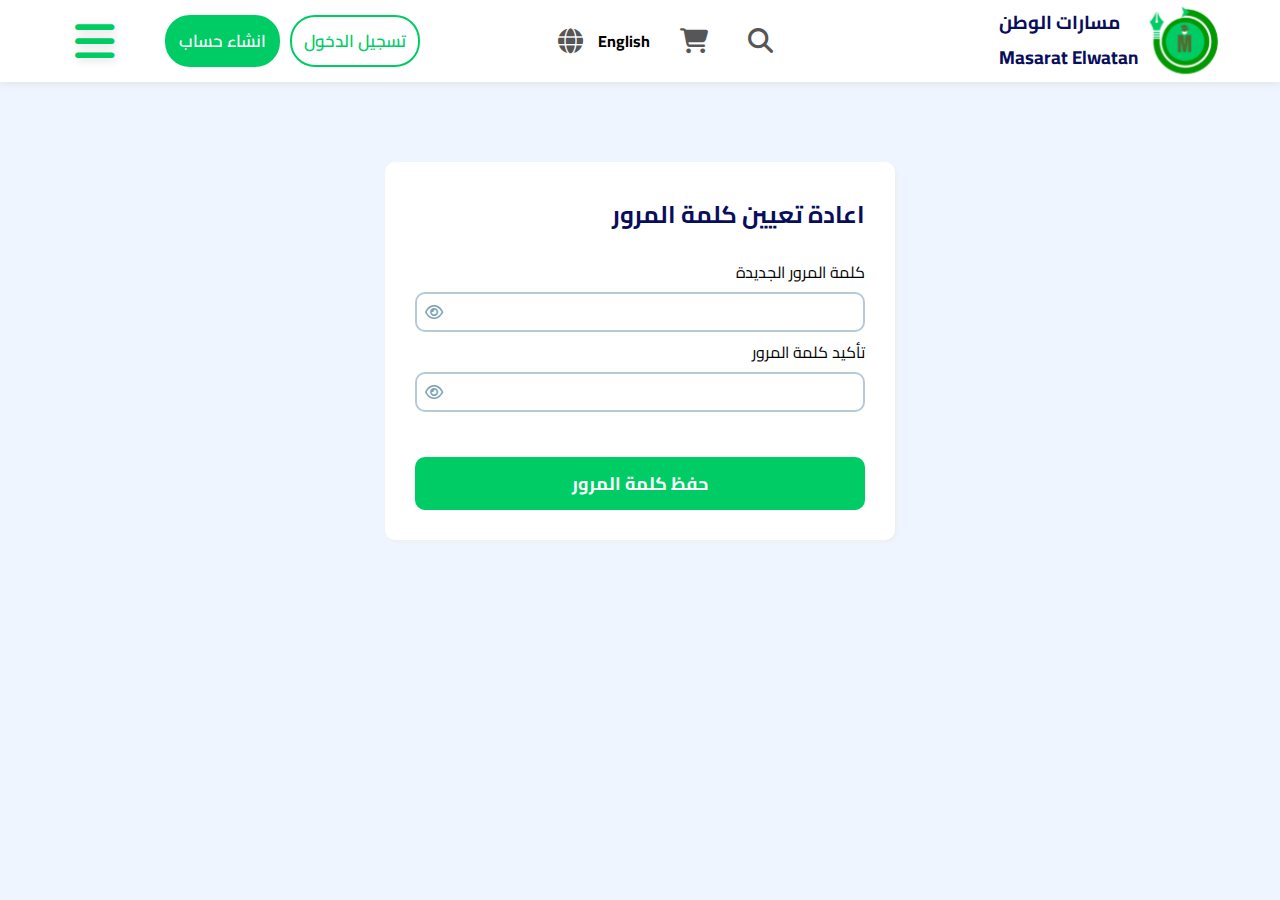
<file: changepassword.html>
<!DOCTYPE html>
<html lang="en">
<head>
    <meta charset="UTF-8">
    <meta name="viewport" content="width=device-width, initial-scale=1.0">
    <link rel="stylesheet" href="https://cdnjs.cloudflare.com/ajax/libs/font-awesome/6.5.1/css/all.min.css">
    <link rel="preconnect" href="https://fonts.googleapis.com">
    <link rel="preconnect" href="https://fonts.gstatic.com" crossorigin>
    <link href="https://fonts.googleapis.com/css2?family=Cairo:wght@400;500;600;700;800;900;1000&display=swap" rel="stylesheet">
    <link rel="stylesheet" href="css/slick-theme.css">
    <link rel="stylesheet" href="css/slick.css">
    <link rel="stylesheet" href="css/style.css">
    <title>مسارات الوطن</title>
</head>
<body class="login-body">
    <div class="section-container"> <!-- Sections Container -->
        <div class="section-1"> <!-- Section One -->
            <div class="header"> <!-- Header -->
                <div class="logo"> <!-- Logo -->
                    <img src="Images/Logo.svg" alt="#">
                    <div class="logo-title"> <!-- Logo Title -->
                        <h3>مسارات الوطن</h3>
                        <h3>Masarat Elwatan</h3>
                    </div>
                </div>
                <div class="menu-box" id="menu-box"> <!-- Menu Icon -->
                    <i class="fa-solid fa-bars"></i>
                </div>
                <div class="navbar"> <!-- Navbar -->
                    <ul>
                        <li>
                            <a href="#">الدورات</a>
                        </li>
                        <li>
                            <a href="#">عن مسارات</a>
                        </li>
                        <li>
                            <a href="#">المقالات</a>
                        </li>
                        <li>
                            <a href="#">الأسئلة الشائعة</a>
                        </li>
                        <li>
                            <a href="#">الرحلات التعليمية</a>
                        </li>
                    </ul>
                </div>
                <div class="header-icons"> <!-- Header Icons -->
                    <i class="fa-solid fa-magnifying-glass"></i>
                    <i class="fa-solid fa-cart-shopping"></i>
                    <span><i class="fa-solid fa-globe"></i><h6>English</h6></span>
                </div>
                <div class="header-buttons">
                    <a href="login.html" class="header-button-1">تسجيل الدخول</a>
                    <a href="signin.html" class="header-button-2">انشاء حساب</a>
                </div>
                <div class="header-icons-2">
                    <a href="login.html">
                        <i class="fa-regular fa-user"></i>
                    </a>
                    <a href="signin.html">
                        <i class="fa-solid fa-user-plus"></i>  
                    </a>
                </div>
            </div> <!-- End Header -->
            <div class="section-1-container-confirm"> <!-- Section One Container -->
                <div class="password-box">
                    <h2>اعادة تعيين كلمة المرور</h2>
                    <div class="pass-box">
                        <i class="fa-regular fa-eye" id="first-i"></i>
                        <span>كلمة المرور الجديدة</span>
                        <input type="password">
                        <i class="fa-regular fa-eye" id="second-i"></i>
                        <span>تأكيد كلمة المرور</span>
                        <input type="password" id="confirmm-pass">
                        <button type="submit" id="submit2">حفظ كلمة المرور</button>
                    </div>
                </div>
            </div>
        </div>
    </div>
    <script src="https://ajax.googleapis.com/ajax/libs/jquery/3.6.3/jquery.min.js"></script>
    <script src="js/slick.min.js"></script>
    <script src="js/main.js"></script>
</body>
</html>
</file>
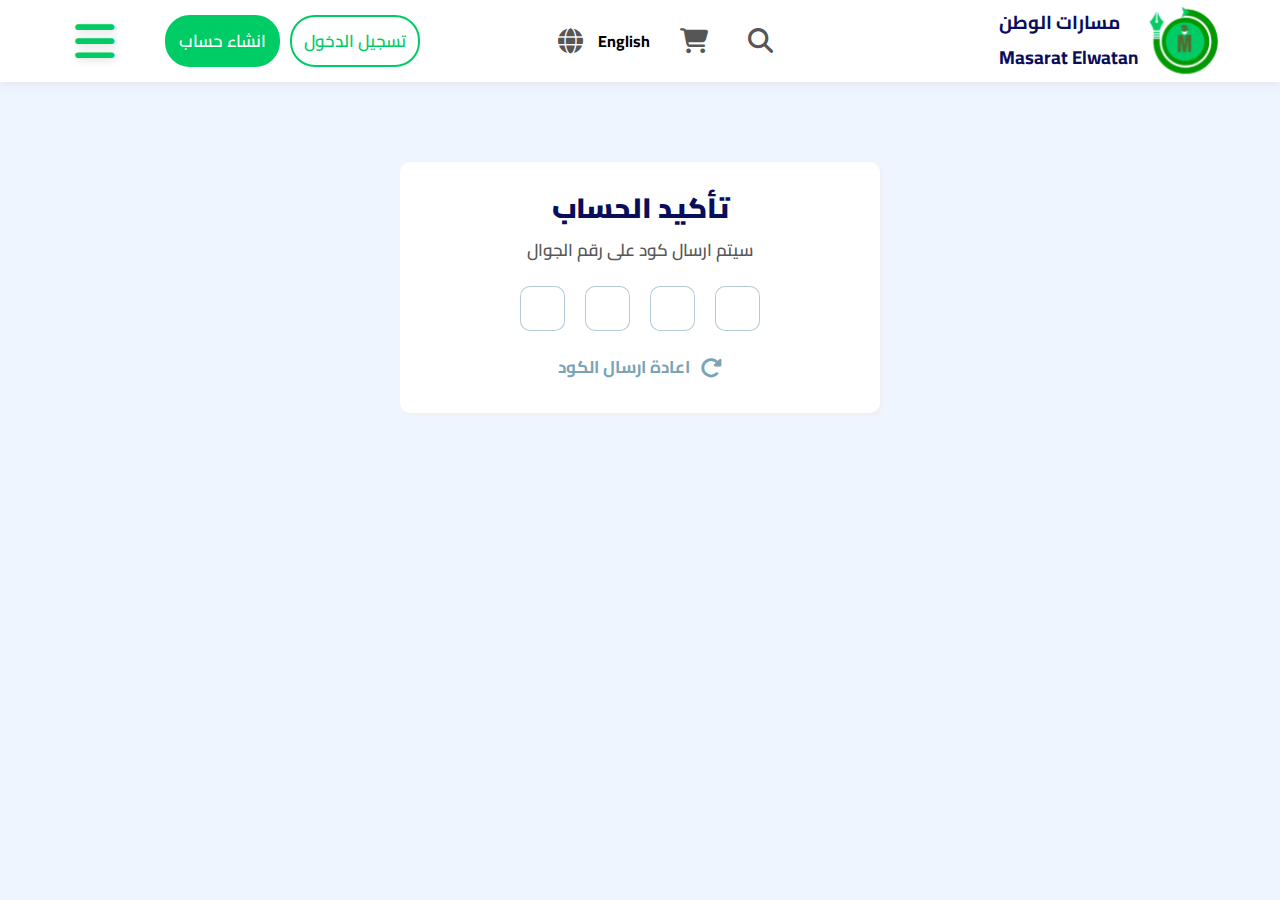
<file: confirm.html>
<!DOCTYPE html>
<html lang="en">
<head>
    <meta charset="UTF-8">
    <meta name="viewport" content="width=device-width, initial-scale=1.0">
    <link rel="stylesheet" href="https://cdnjs.cloudflare.com/ajax/libs/font-awesome/6.5.1/css/all.min.css">
    <link rel="preconnect" href="https://fonts.googleapis.com">
    <link rel="preconnect" href="https://fonts.gstatic.com" crossorigin>
    <link href="https://fonts.googleapis.com/css2?family=Cairo:wght@400;500;600;700;800;900;1000&display=swap" rel="stylesheet">
    <link rel="stylesheet" href="css/slick-theme.css">
    <link rel="stylesheet" href="css/slick.css">
    <link rel="stylesheet" href="css/style.css">
    <title>مسارات الوطن</title>
</head>
<body class="login-body">
    <div class="section-container"> <!-- Sections Container -->
        <div class="section-1"> <!-- Section One -->
            <div class="header"> <!-- Header -->
                <div class="logo"> <!-- Logo -->
                    <img src="Images/Logo.svg" alt="#">
                    <div class="logo-title"> <!-- Logo Title -->
                        <h3>مسارات الوطن</h3>
                        <h3>Masarat Elwatan</h3>
                    </div>
                </div>
                <div class="menu-box" id="menu-box"> <!-- Menu Icon -->
                    <i class="fa-solid fa-bars"></i>
                </div>
                <div class="navbar"> <!-- Navbar -->
                    <ul>
                        <li>
                            <a href="#">الدورات</a>
                        </li>
                        <li>
                            <a href="#">عن مسارات</a>
                        </li>
                        <li>
                            <a href="#">المقالات</a>
                        </li>
                        <li>
                            <a href="#">الأسئلة الشائعة</a>
                        </li>
                        <li>
                            <a href="#">الرحلات التعليمية</a>
                        </li>
                    </ul>
                </div>
                <div class="header-icons"> <!-- Header Icons -->
                    <i class="fa-solid fa-magnifying-glass"></i>
                    <i class="fa-solid fa-cart-shopping"></i>
                    <span><i class="fa-solid fa-globe"></i><h6>English</h6></span>
                </div>
                <div class="header-buttons">
                    <a href="login.html" class="header-button-1">تسجيل الدخول</a>
                    <a href="signin.html" class="header-button-2">انشاء حساب</a>
                </div>
                <div class="header-icons-2">
                    <a href="login.html">
                        <i class="fa-regular fa-user"></i>
                    </a>
                    <a href="signin.html">
                        <i class="fa-solid fa-user-plus"></i>  
                    </a>
                </div>
            </div> <!-- End Header -->
            <div class="section-1-container-confirm"> <!-- Section One Container -->
                <div class="confirm-section">
                    <div class="confirm-text">
                        <h2>تأكيد الحساب</h2>
                        <p>سيتم ارسال كود على رقم الجوال</p>
                    </div>
                    <div class="confirm-inputs">
                        <input type="number" >
                        <input type="number" >
                        <input type="number" >
                        <input type="number" >
                    </div>
                    <div class="confirm-resend">
                        <a href="changepassword.html">
                            <span>اعادة ارسال الكود</span>
                        </a>
                        <i class="fa-solid fa-rotate-right"></i>
                    </div>
                </div>
            </div>
        </div>
    </div>
    <script src="https://ajax.googleapis.com/ajax/libs/jquery/3.6.3/jquery.min.js"></script>
    <script src="js/slick.min.js"></script>
    <script src="js/main.js"></script>
</body>
</html>
</file>
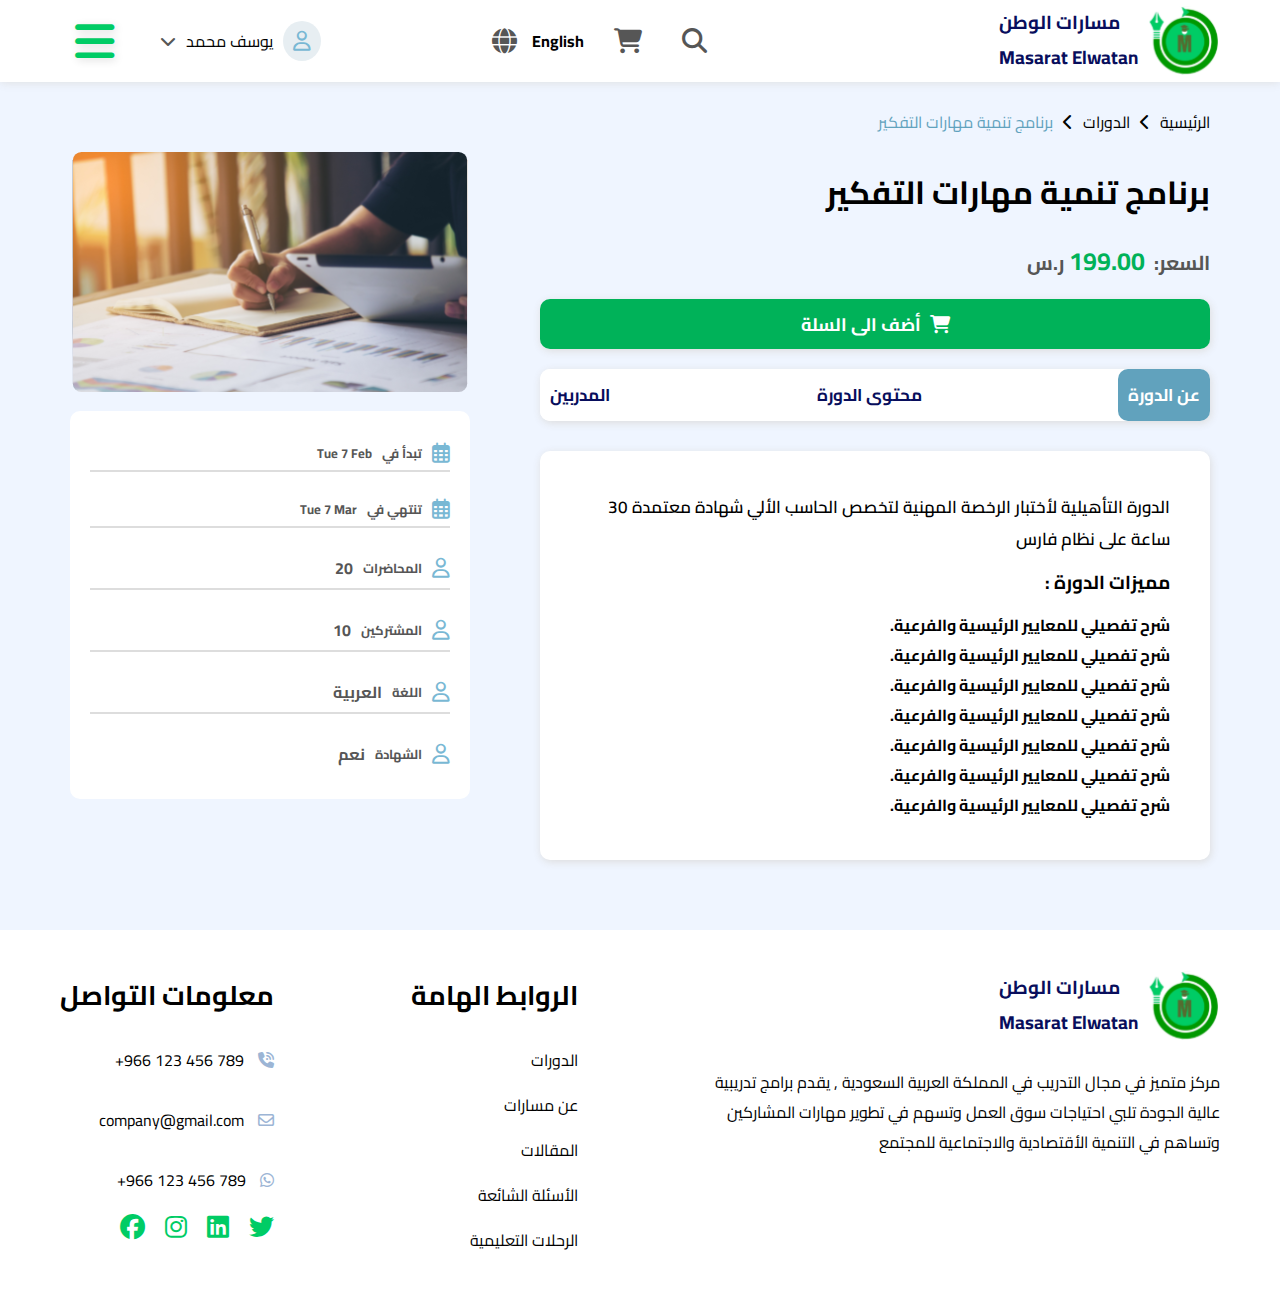
<file: coursecontent.html>
<!DOCTYPE html>
<html lang="en">
<head>
    <meta charset="UTF-8">
    <meta name="viewport" content="width=device-width, initial-scale=1.0">
    <link rel="stylesheet" href="https://cdnjs.cloudflare.com/ajax/libs/font-awesome/6.5.1/css/all.min.css">
    <link rel="preconnect" href="https://fonts.googleapis.com">
    <link rel="preconnect" href="https://fonts.gstatic.com" crossorigin>
    <link href="https://fonts.googleapis.com/css2?family=Cairo:wght@400;500;600;700;800;900;1000&display=swap" rel="stylesheet">
    <link rel="stylesheet" href="css/slick-theme.css">
    <link rel="stylesheet" href="css/slick.css">
    <link rel="stylesheet" href="css/style.css">
    <title>مسارات الوطن</title>
</head>
<body>
    <div class="section-container"> <!-- Sections Container -->
        <div class="section-1"> <!-- Section One -->
            <div class="header"> <!-- Header -->
                <div class="logo"> <!-- Logo -->
                    <img src="Images/Logo.svg" alt="#">
                    <div class="logo-title"> <!-- Logo Title -->
                        <h3>مسارات الوطن</h3>
                        <h3>Masarat Elwatan</h3>
                    </div>
                </div>
                <div class="menu-box" id="menu-box"> <!-- Menu Icon -->
                    <i class="fa-solid fa-bars"></i>
                </div>
                <div class="navbar profileeee"> <!-- Navbar -->
                    <ul>
                        <li>
                            <a href="#">الدورات</a>
                        </li>
                        <li>
                            <a href="#">عن مسارات</a>
                        </li>
                        <li>
                            <a href="#">المقالات</a>
                        </li>
                        <li>
                            <a href="#">الأسئلة الشائعة</a>
                        </li>
                        <li>
                            <a href="#">الرحلات التعليمية</a>
                        </li>
                    </ul>
                </div>
                <div class="header-icons"> <!-- Header Icons -->
                    <i class="fa-solid fa-magnifying-glass"></i>
                    <i class="fa-solid fa-cart-shopping"></i>
                    <span><i class="fa-solid fa-globe"></i><h6>English</h6></span>
                </div> 
                <div class="my-main-profile">
                    <i class="fa-regular fa-user main-user"></i>
                    <span>يوسف محمد</span>
                    <i class="fa-solid fa-chevron-down down-arrow"></i>
                </div>
            </div> <!-- End Header -->
            <div class="section-one-con">
                <div class="course-image">
                    <img src="Images/الدورات.svg" alt="">
                    <div class="course-details">
                        <div class="course-detail">
                            <i class="fa-regular fa-calendar-days"></i>
                            <h6 class="reverse">تبدأ في <span>Tue 7 Feb</span></h6>
                        </div>
                        <div class="course-detail">
                            <i class="fa-regular fa-calendar-days"></i>
                            <h6 class="reverse">تنتهي في <span>Tue 7 Mar</span></h6>
                        </div>
                        <div class="course-detail">
                            <i class="fa-regular fa-user"></i>
                            <h6>20<span>المحاضرات </span></h6>
                        </div>
                        <div class="course-detail">
                            <i class="fa-regular fa-user"></i>
                            <h6>10<span>المشتركين</span></h6>
                        </div>
                        <div class="course-detail">
                            <i class="fa-regular fa-user"></i>
                            <h6>العربية<span>اللغة</span></h6>
                        </div>
                        <div class="course-detail">
                            <i class="fa-regular fa-user"></i>
                            <h6>نعم<span>الشهادة</span></h6>
                        </div>
                    </div>
                </div>
                <div class="courses">
                    <div class="course-location">
                        <span>الرئيسية</span>
                        <i class="fa-solid fa-chevron-left" id="remv"></i>
                        <span id="remv">الدورات</span>
                        <i class="fa-solid fa-chevron-left"></i>
                        <span id="course-name">برنامج تنمية مهارات التفكير</span>
                    </div>
                    <div class="courseDetails">
                        <div class="course-titlee">
                            <h1>برنامج تنمية مهارات التفكير</h1>
                        </div>
                        <div class="course-money">
                            <h4>السعر: <span>199.00</span>ر.س</h4>
                        </div>
                        <div class="course-cart">
                            <button type="button">
                                أضف الى السلة
                                <i class="fa-solid fa-cart-shopping"></i>
                            </button>
                        </div>
                        <div class="courses-info">
                            <div class="course-info">
                                <div class="course-buttons">
                                    <button type="button" class="active_button" data-cont=".about-course">عن الدورة</button>
                                    <button type="button" data-cont=".content-course">محتوى الدورة</button>
                                    <button type="button" data-cont=".team-manager">المدربين</button>
                                </div>
                            </div>
                            <div class="course-desription">
                                <div class="course-description1 about-course">
                                    <p>الدورة التأهيلية لأختبار الرخصة المهنية لتخصص الحاسب الألي شهادة معتمدة 30 ساعة على نظام فارس</p>
                                    <h3>: مميزات الدورة</h3>
                                    <h4>.شرح تفصيلي للمعايير الرئيسية والفرعية</h4>
                                    <h4>.شرح تفصيلي للمعايير الرئيسية والفرعية</h4>
                                    <h4>.شرح تفصيلي للمعايير الرئيسية والفرعية</h4>
                                    <h4>.شرح تفصيلي للمعايير الرئيسية والفرعية</h4>
                                    <h4>.شرح تفصيلي للمعايير الرئيسية والفرعية</h4>
                                    <h4>.شرح تفصيلي للمعايير الرئيسية والفرعية</h4>
                                    <h4>.شرح تفصيلي للمعايير الرئيسية والفرعية</h4>
                                </div>
                                <div class="course-description2 content-course">
                                </div>
                                <div class="course-description3 team-manager">
                                    <div class="teams">
                                       <div class="team">
                                        <span>أحمد الرفاعي</span>
                                        <img src="Images/Person.svg" alt="">
                                       </div>
                                       <p>هنالك العديد من الأنواع المتوفرة لنصوص لوريم إيبسوم، ولكن الغالبية تم تعديلها بشكل ما عبر إدخال بعض النوادر أو الكلمات العشوائية إلى النص</p>
                                    </div>
                                </div>
                            </div>
                        </div>
                    </div>
                </div>
            </div>
        </div>
        <div class="footer"> <!-- Footer -->
            <div class="footer-container">
                <div class="footer-box">
                    <div class="logo"> <!-- Logo -->
                        <img src="Images/Logo.svg" alt="#"> <!-- Logo Image -->
                        <div class="logo-title two"> <!-- Logo Title -->
                            <h3>مسارات الوطن</h3>
                            <h3>Masarat Elwatan</h3>
                        </div>
                    </div>
                    <div class="footer-bio">
                        <p>مركز متميز في مجال التدريب في المملكة العربية السعودية , يقدم برامج تدريبية <br> عالية الجودة تلبي احتياجات سوق العمل وتسهم في تطوير مهارات المشاركين <br> وتساهم في التنمية الأقتصادية والاجتماعية للمجتمع</p>
                    </div>
                </div>
                <div class="footer-box two">
                    <div class="footer-title">
                        <h3>الروابط الهامة</h3>
                    </div>
                    <div class="footer-nav">
                        <div class="all">
                            <span>الدورات</span>
                            <span>عن مسارات</span>
                            <span>المقالات</span>
                            <span>الأسئلة الشائعة</span>
                            <span>الرحلات التعليمية</span>
                        </div>
                    </div>
                </div>
                <div class="footer-box">
                    <div class="footer-title">
                        <h3>معلومات التواصل</h3>
                    </div>
                    <div class="footer-social">
                        <div class="footer-social-icons">
                            <div class="social">
                                <span>+966 123 456 789 <i class="fa-solid fa-phone-volume"></i></span>
                            </div>
                            <div class="social">
                                <span>company@gmail.com <i class="fa-regular fa-envelope"></i></span>
                            </div>
                            <div class="social">
                                <span>+966 123 456 789 <i class="fa-brands fa-whatsapp"></i></span>
                            </div>
                        </div>
                        <div class="social-icons">
                            <i class="fa-brands fa-facebook"></i>
                            <i class="fa-brands fa-instagram"></i>
                            <i class="fa-brands fa-linkedin"></i>
                            <i class="fa-brands fa-twitter"></i>
                        </div>
                    </div>
                </div>
            </div>
        </div>
    </div>
    <script src="https://ajax.googleapis.com/ajax/libs/jquery/3.6.3/jquery.min.js"></script>
    <script src="js/slick.min.js"></script>
    <script src="js/main.js"></script>
</body>
</html>
</file>
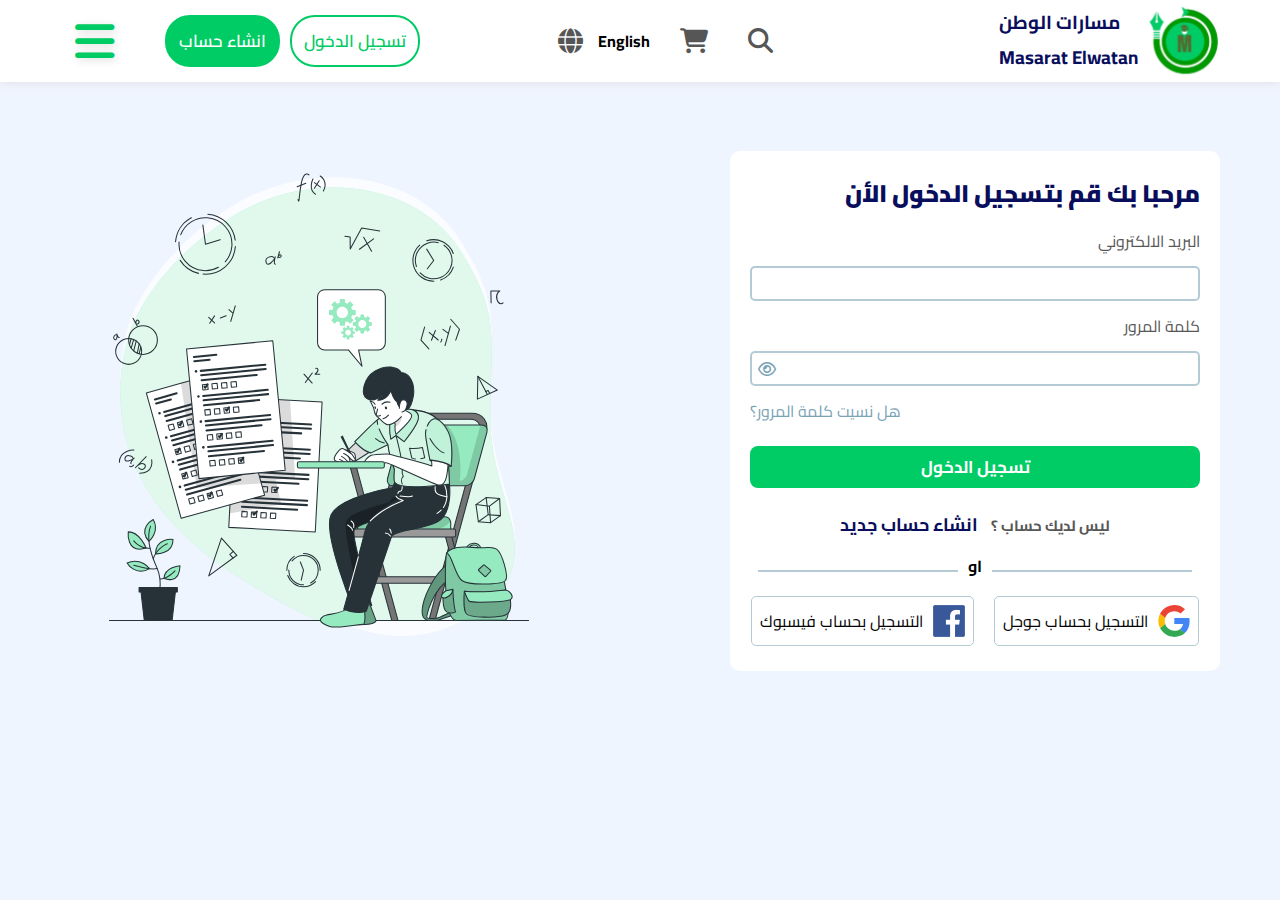
<file: login.html>
<!DOCTYPE html>
<html lang="en">
<head>
    <meta charset="UTF-8">
    <meta name="viewport" content="width=device-width, initial-scale=1.0">
    <link rel="stylesheet" href="https://cdnjs.cloudflare.com/ajax/libs/font-awesome/6.5.1/css/all.min.css">
    <link rel="preconnect" href="https://fonts.googleapis.com">
    <link rel="preconnect" href="https://fonts.gstatic.com" crossorigin>
    <link href="https://fonts.googleapis.com/css2?family=Cairo:wght@400;500;600;700;800;900;1000&display=swap" rel="stylesheet">
    <link rel="stylesheet" href="css/slick-theme.css">
    <link rel="stylesheet" href="css/slick.css">
    <link rel="stylesheet" href="css/style.css">
    <title>مسارات الوطن</title>
</head>
<body class="login-body">
    <div class="section-container"> <!-- Sections Container -->
        <div class="section-1"> <!-- Section One -->
            <div class="header"> <!-- Header -->
                <div class="logo"> <!-- Logo -->
                    <img src="Images/Logo.svg" alt="#">
                    <div class="logo-title"> <!-- Logo Title -->
                        <h3>مسارات الوطن</h3>
                        <h3>Masarat Elwatan</h3>
                    </div>
                </div>
                <div class="menu-box" id="menu-box"> <!-- Menu Icon -->
                    <i class="fa-solid fa-bars"></i>
                </div>
                <div class="navbar"> <!-- Navbar -->
                    <ul>
                        <li>
                            <a href="#">الدورات</a>
                        </li>
                        <li>
                            <a href="#">عن مسارات</a>
                        </li>
                        <li>
                            <a href="#">المقالات</a>
                        </li>
                        <li>
                            <a href="#">الأسئلة الشائعة</a>
                        </li>
                        <li>
                            <a href="#">الرحلات التعليمية</a>
                        </li>
                    </ul>
                </div>
                <div class="header-icons"> <!-- Header Icons -->
                    <i class="fa-solid fa-magnifying-glass"></i>
                    <i class="fa-solid fa-cart-shopping"></i>
                    <span><i class="fa-solid fa-globe"></i><h6>English</h6></span>
                </div>
                <div class="header-buttons">
                    <a href="login.html" class="header-button-1">تسجيل الدخول</a>
                    <a href="signin.html" class="header-button-2">انشاء حساب</a>
                </div>
                <div class="header-icons-2">
                    <a href="login.html">
                        <i class="fa-regular fa-user"></i>
                    </a>
                    <a href="signin.html">
                        <i class="fa-solid fa-user-plus"></i>  
                    </a>
                </div>
            </div> <!-- End Header -->
            <div class="section-1-container two"> <!-- Section One Container -->
                <div class="section-1-image"> <!-- Section One Image -->
                    <img src="Images/Login.svg" alt="#">
                </div>
                <div class="section-1-text"> <!-- Section One Text -->
                    <div class="login-container">
                        <div class="login-text">
                            <h2>مرحبا بك قم بتسجيل الدخول الأن</h2>
                        </div>
                        <div class="login-inputs">
                            <span id="email">البريد الالكتروني</span>
                            <input type="email" id="emaill">
                            <span id="password">كلمة المرور</span>
                            <i class="fa-regular fa-eye" id="show"></i>
                            <input type="password" id="pass">
                            <span id="forget">
                                <a href="confirm.html">هل نسيت كلمة المرور؟</a>
                            </span>
                            <button type="submit" onclick=" window.location.href = 'after(login&signin).html' ">تسجيل الدخول</button>
                        </div>
                        <div class="no-acc">
                            <h5>ليس لديك حساب ؟ <span>
                                <a href="signin.html">انشاء حساب جديد</a>
                            </span></h5>
                        </div>
                        <div class="or">
                            <h4>او</h4>
                        </div>
                        <div class="login-social">
                            <div class="google">
                                <span>التسجيل بحساب جوجل</span>
                                <img src="Images/Google.svg" alt="#">
                            </div>
                            <div class="facebook">
                                <span>التسجيل بحساب فيسبوك</span>
                                <img src="Images/Facebook.png" alt="#">
                            </div>
                        </div>
                    </div>
                </div>
            </div>
        </div>
    </div>
    <script src="https://ajax.googleapis.com/ajax/libs/jquery/3.6.3/jquery.min.js"></script>
    <script src="js/slick.min.js"></script>
    <script src="js/main.js"></script>
</body>
</html>
</file>
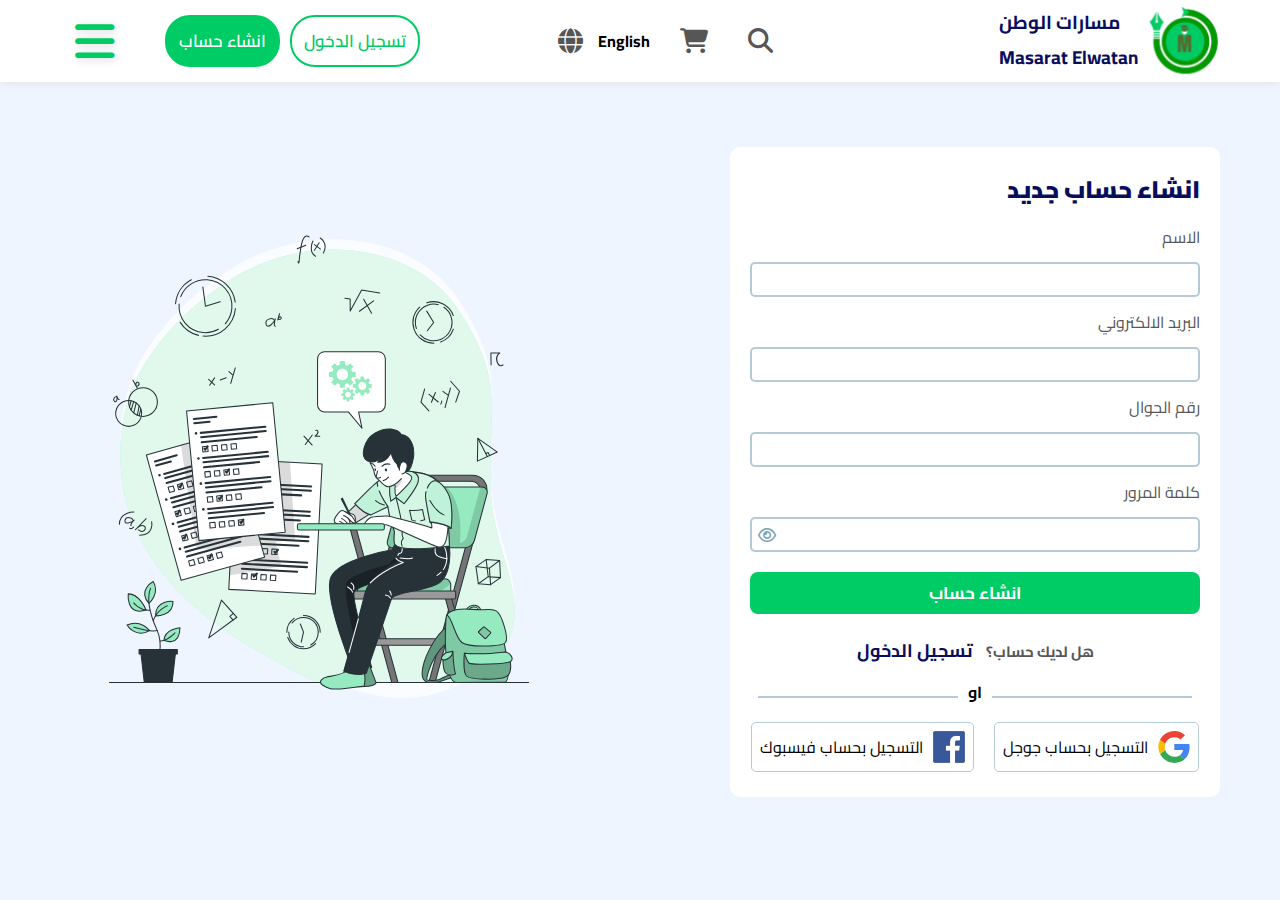
<file: signin.html>
<!DOCTYPE html>
<html lang="en">
<head>
    <meta charset="UTF-8">
    <meta name="viewport" content="width=device-width, initial-scale=1.0">
    <link rel="stylesheet" href="https://cdnjs.cloudflare.com/ajax/libs/font-awesome/6.5.1/css/all.min.css">
    <link rel="preconnect" href="https://fonts.googleapis.com">
    <link rel="preconnect" href="https://fonts.gstatic.com" crossorigin>
    <link href="https://fonts.googleapis.com/css2?family=Cairo:wght@400;500;600;700;800;900;1000&display=swap" rel="stylesheet">
    <link rel="stylesheet" href="css/slick-theme.css">
    <link rel="stylesheet" href="css/slick.css">
    <link rel="stylesheet" href="css/style.css">
    <title>مسارات الوطن</title>
</head>
<body class="login-body">
    <div class="section-container"> <!-- Sections Container -->
        <div class="section-1"> <!-- Section One -->
            <div class="header"> <!-- Header -->
                <div class="logo"> <!-- Logo -->
                    <img src="Images/Logo.svg" alt="#">
                    <div class="logo-title"> <!-- Logo Title -->
                        <h3>مسارات الوطن</h3>
                        <h3>Masarat Elwatan</h3>
                    </div>
                </div>
                <div class="menu-box" id="menu-box"> <!-- Menu Icon -->
                    <i class="fa-solid fa-bars"></i>
                </div>
                <div class="navbar"> <!-- Navbar -->
                    <ul>
                        <li>
                            <a href="#">الدورات</a>
                        </li>
                        <li>
                            <a href="#">عن مسارات</a>
                        </li>
                        <li>
                            <a href="#">المقالات</a>
                        </li>
                        <li>
                            <a href="#">الأسئلة الشائعة</a>
                        </li>
                        <li>
                            <a href="#">الرحلات التعليمية</a>
                        </li>
                    </ul>
                </div>
                <div class="header-icons"> <!-- Header Icons -->
                    <i class="fa-solid fa-magnifying-glass"></i>
                    <i class="fa-solid fa-cart-shopping"></i>
                    <span><i class="fa-solid fa-globe"></i><h6>English</h6></span>
                </div>
                <div class="header-buttons">
                    <a href="login.html" class="header-button-1">تسجيل الدخول</a>
                    <a href="signin.html" class="header-button-2">انشاء حساب</a>
                </div>
                <div class="header-icons-2">
                    <a href="login.html">
                        <i class="fa-regular fa-user"></i>
                    </a>
                    <a href="signin.html">
                        <i class="fa-solid fa-user-plus"></i>  
                    </a>
                </div>
            </div> <!-- End Header -->
            <div class="section-1-container two"> <!-- Section One Container -->
                <div class="section-1-image"> <!-- Section One Image -->
                    <img src="Images/Login.svg" alt="#">
                </div>
                <div class="section-1-text"> <!-- Section One Text -->
                    <div class="login-container">
                        <div class="login-text">
                            <h2>انشاء حساب جديد</h2>
                        </div>
                        <div class="login-inputs">
                            <span id="user">الاسم</span>
                            <input type="text" id="username">
                            <span id="email">البريد الالكتروني</span>
                            <input type="email" id="emaill">
                            <span id="phonenumber">رقم الجوال</span>
                            <input type="text" id="number">
                            <span id="password">كلمة المرور</span>
                            <i class="fa-regular fa-eye" id="show2"></i>
                            <input type="password" id="pass">
                            <button type="submit" id="submit2" onclick=" window.location.href = 'after(login&signin).html' ">انشاء حساب</button>
                        </div>
                        <div class="no-acc">
                            <h5>هل لديك حساب؟<span>
                                <a href="login.html">تسجيل الدخول</a>
                            </span></h5>
                        </div>
                        <div class="or">
                            <h4>او</h4>
                        </div>
                        <div class="login-social">
                            <div class="google">
                                <span>التسجيل بحساب جوجل</span>
                                <img src="Images/Google.svg" alt="#">
                            </div>
                            <div class="facebook">
                                <span>التسجيل بحساب فيسبوك</span>
                                <img src="Images/Facebook.png" alt="#">
                            </div>
                        </div>
                    </div>
                </div>
            </div>
        </div>
    </div>
    <script src="https://ajax.googleapis.com/ajax/libs/jquery/3.6.3/jquery.min.js"></script>
    <script src="js/slick.min.js"></script>
    <script src="js/main.js"></script>
</body>
</html>
</file>
<file: css/style.css>
* {
    margin: 0;
    padding: 0;
    box-sizing: border-box;
    scroll-behavior: smooth;
    text-decoration: none;
    list-style: none;
    font-family: 'Cairo', sans-serif;
}
::-webkit-scrollbar {
    width: 12.5px;
}
::-webkit-scrollbar-track {
    background: white;
    border-radius: 5px;
}
::-webkit-scrollbar-thumb {
    background: #00CC65;
    border-radius: 5px;
}
::-webkit-scrollbar-thumb:hover {
    background: #00ae57;
}
/* Section One Start */
.section-1 {
    width: 100%;
    background: #EFF5FF;
}
/* Header */
.header {
    position: relative;
    z-index: 1;
    display: flex;
    flex-direction: row-reverse;
    align-items: center;
    justify-content: space-between;
    padding: 5px 60px;
    gap: 5px;
    box-shadow: 0px 0px 10px #DDD;
    background: #FFF;
}
/* Logo */
.logo {
    cursor: pointer;
    display: flex;
    flex-direction: row-reverse;
    gap: 10px;
}
.logo img {
    width: 72px;
    height: 72px;
}
/* Logo Title */
.logo-title h3 {
    cursor: pointer;
    color: #080E5C;
}
/* Menu Icon */
#menu-box {
    display: none;
    cursor: pointer;
    font-size: 45px;
    color: #00CC65;
}
/* Navbar */
.navbar {
    position: relative;
}
.navbar ul {
    display: flex;
    flex-direction: row-reverse;
    gap: 15px;
}
.navbar a {
    font-size: 17px;
    font-weight: 600;
    padding: 5px 10px;
    border-radius: 5px;
    color: #080E5C;
}
.navbar a:hover {
    transition: linear 0.5s;
    background: #EBF2FF;
}
/* Header Icons */
.header-icons {
    cursor: pointer;
    display: flex;
    flex-direction: row-reverse;
    align-items: center;
    gap: 20px;
}
.header-icons i {
    padding: 7.5px 10px;
    font-size: 25px;
    border-radius: 5px;
    color: #565656;
}
.header-icons i:hover {
    transition: linear 0.5s;
    background: #E8F0FF;
}
.header-icons span  {
    display: flex;
    align-items: center;
    gap: 5px;
}
.header-icons span h6 {
    font-size: 16px;
}
/* Header Buttons */
.header-buttons {
    display: flex;
    flex-direction: row-reverse;
    align-items: center;
    gap: 10px;
}
.header-buttons a {
    padding: 8px 12px;
    border-radius: 25px;
    font-size: 17px;
    font-weight: 600;
}
.header-buttons .header-button-1 {
    border: 2px solid #00CC65;
    color: #00CC65;
}
.header-buttons .header-button-1:hover {
    transition: linear 0.4s;
    color: #FFF;
    background: #00CC65;
}
.header-buttons .header-button-2 {
    color: #FFF;
    border: 2px solid #00CC65;
    background: #00CC65;
}
.header-buttons .header-button-2:hover {
    transition: all linear 0.4s;
    color: #00CC65;
    background: #FFF;
}
.header-icons-2 {
    display: none;
}
/* Responsive Navbar */
@media(max-width: 1420px) {
    #menu-box {
        display: block;
        position: absolute;
        left: 75px;
        text-shadow: 2px 2px 8px #DDD;
    }
    .header-buttons {
        margin-left: 105px;
    }
    .header-icons {
        margin-left: 20px;
    }
    .navbar ul {
        display: flex;
        text-align: center;
        position: absolute;
        transition: all ease 0.4s;
        padding: 35px 20px;
        top: -500px;
        left: 50%;
        z-index: -1;
        border-radius: 10px;
        transform: translateX(-80%);
        background: #FFF;
    }
    .navbar ul a {
        display: block;
        width: 130px;
        padding: 0;
    }
    .navbar ul.open {
        top: 25px;
    }
}
@media(max-width: 1030px) {
    .header-icons {
        display: none;
    }
    .navbar ul {
        left: 157px;
    }
}
@media(max-width: 780px) {
    .navbar ul {
        flex-direction: column;
        padding: 50px 65px;
        margin: auto;
        left: -100px;
    }
    .header {
        padding: 5px 40px;
    }
    .header-buttons {
        margin-left: 85px;
    }
    .header-buttons a {
        padding: 6px 10px;
        font-size: 13px;
        font-weight: 500;
    }
    #menu-box {
        font-size: 40px;
        left: 65px;
    }
}
@media(max-width: 635px) {
    .logo-title {
        display: none;
    }
    .navbar ul {
        left: -120px;
    }
}
@media(max-width: 567px) {
    .header {
        padding: 5px 20px;
    }
    #menu-box {
        left: 25px;
    }
}
@media(max-width: 467px) {
    .header {
        padding: 5px 15px;
    }
    .header-buttons {
        display: none;
    }
    .navbar ul {
        left: -85px;
        padding: 40px 20px;
    }
}
@media(max-width: 466px) {
    .header-icons-2 {
        display: flex;
        flex-direction: row-reverse;
        gap: 10px;
        font-size: 29px;
        margin-left: 70px;
        color: #00CC65;
    }
    .header-icons-2 i {
        text-shadow: 2px 2px 8px #DDD;
    }
}
@media(max-width: 431px) {
    .navbar ul {
        left: -95px;
    }
}
@media(max-width: 420px) {
    .navbar ul {
        left: -88px;
    }
}
@media(max-width: 400px) {
    .navbar ul {
        left: -70px;
    }
}
/* Section One Container */
.section-1-container {
    display: flex;
    justify-content: space-between;
    align-items: center;
    padding: 55px 60px;
    margin-top: 10px;
}
/* Section One Image */
.section-1-image img {
    width: 518px;
    height: 518px;
}
/* Section One Text */
.section-1-text {
    display: flex;
    flex-direction: column;
    text-align: end;
    gap: 40px;
}
.section-1-text h1 {
    font-weight: 800;
    color: #080E5C;
}
/* Section One Search */
.section-1-search {
    position: relative;
    display: flex;
    flex-direction: column;
    gap: 40px;
}
.search-iconn {
    cursor: pointer;
    position: absolute;
    font-size: 18px;
    padding: 8px;
    left: 10px;
    top: 8px;
    border-radius: 5px;
    color: #FFF;
    background: #00CC65;
}
.search-iconn:hover {
    transition: 0.5s;
    background: #00ae57;
}
.search-area {
    cursor: pointer;
    text-align: end;
    border: none;
    height: 50px;
    padding: 5px;
    font-size: 18px;
    border-radius: 10px;
    background: #FFF;
}
.search-area:focus {
    outline: none;
}
.search-area::placeholder {
    padding-right: 3px;
    margin-right: 3px;
}
.submit-button {
    cursor: pointer;
    width: 150px;
    font-size: 18px;
    font-weight: 800;
    padding: 10px 20px;
    border-radius: 35px;
    color: #FFF;
    border: 2px solid #00CC65;
    background: #00CC65;
}
.submit-button:hover {
    transition: all linear 0.4s;
    color: #00CC65;
    border: 2px solid #00CC65;
    background: #EBF2FF;
}
.button-shape {
    font-size: 18px;
    font-weight: 800;
    padding: 10px 20px;
    border-radius: 35px;
    color: #FFF;
    border: 2px solid #00CC65;
    background: #00CC65;
}
.button-shape:hover {
    transition: all linear 0.4s;
    color: #00CC65;
    border: 2px solid #00CC65;
    background: #EBF2FF;
}
/* Section One Responsive */
@media(max-width: 1040px) {
    .section-1-text h1 {
        font-size: 25px;
        font-weight: 700;
    }
    .section-1-search {
        width: 330px;
    }
    .button-shape {
        font-size: 16px;
    }
}
@media(max-width: 1110px) {
    .section-1-image img {
        width: 418px;
        height: 418px;
    }
}
@media(max-width: 900px) {
    .section-1-container {
        flex-direction: column;
        margin: 0;
        padding: 5px;
    }
    .section-1-image img {
        width: 518px;
        height: 518px;
    }
    .section-1-text {
        padding: 10px 0;
        text-align: center;
    }
    .section-1-button-container {
        justify-content: center;
        margin: 10px 0 20px 0;
    }
}
@media(max-width: 545px) {
    .section-1-container {
        overflow: hidden;
    }
    .section-1-image img {
        width: 400px;
        height: 400px;
    }
}
@media(max-width: 435px) {
    .section-1-container {
        padding: 10px;
    }
    .section-1-image img {
        width: 300px;
        height: 300px;
    }
    .section-1-text h1 {
        font-size: 25px;
        font-weight: 600;
    }
    .section-1-search {
        width: 340px;
    }
}
/* Section Two Start */
.section-2 {
    width: 100%;
    padding: 40px 60px;
    background: #FFF;
}
/* Section Two Title */
.section-2-title {
    display: flex;
    justify-content: center;
}
.section-2-title h1 {
    font-size: 35px;
    word-spacing: 5px;
    color: #080E5C;
}
/* Section Two Container */
.section-2-container {
    display: grid;
    grid-template-columns: repeat(auto-fill,minmax(300px,1fr));
    gap: 20px;
    margin: 50px 0;
}
@media(min-width: 1700px) {
    .section-4-container {
        grid-template-columns: repeat(auto-fill,minmax(450px,1fr));
    }
}
/* Section Two Box */
.section-2-box {
    position: relative;
    z-index: 1;
    display: flex;
    flex-direction: column;
    text-align: center;
    cursor: pointer;
    gap: 20px;
    padding: 20px;
    border-radius: 10px;
    box-shadow: 0px 0px 8px #DDD;
    background: #EFF5FF;
}
.Ellipse {
    position: absolute;
    z-index: -1;
    left: 50%;
    transform: translateX(-50%);
}
/* Section Two Image */
.section-2-image {
    margin-top: 12.5px;
}
.section-2-button {
    text-align: center;
    margin: 10px 0 10px 0;
}
.button-shape.two:hover {
    background: #FFF;
}
/* Section Two Responsive */
@media(max-width: 767px) {
    .section-2-container {
        grid-template-columns: repeat(auto-fill,minmax(250px,1fr));
    }
    .section-2 {
        width: 100%;
        padding: 40px 40px;
    }
}
@media(max-width: 567px) {
    .section-2 {
        padding: 30px 20px;
    }
    .section-2-title h1 {
        font-size: 27px;
        word-spacing: 0;
    }
}
@media(max-width: 467px) {
    .section-2 {
        padding: 30px 15px;
    }
    .section-2-title h1 {
        font-size: 22px;
    }
}
/* Section Three Start */
.section-3 {
    width: 100%;
    padding: 40px 60px;
    background: #EFF5FF;
}
/* Section Three Title */
.section-3-title {
    display: flex;
    justify-content: center;
}
.section-3-title h1 {
    font-size: 35px;
    word-spacing: 5px;
    color: #080E5C;
}
.tab-box {
    display: flex;
    flex-direction: row-reverse;
    justify-content: space-between;
    align-items: center;
    gap: 20px;
    padding: 20px 0 0 5px;
    border-bottom: 2px solid #49494934;
}
.tab-btn {
    cursor: pointer;
    font-size: 17px;
    font-weight: 700;
    padding: 5px 10px;
    border: none;
    background: none;
    color: #575757;
    border-bottom: 2px solid #EFF5FF;
}
.tab-btn:hover {
    transition: 0.4s;
    color: #080E5C;
    border-bottom: 2px solid #080E5C;
}
.activated {
    color: #080E5C;
    border-bottom: 2px solid #080E5C;
}
/* Section Three Container */
.section-3-container {
    display: grid;
    grid-template-columns: repeat(auto-fill,minmax(300px,1fr));
    gap: 20px;
    margin-top: 25px;
}
/* Section Three Box */
.section-3-box {
    display: flex;
    flex-direction: column;
    text-align: center;
    cursor: pointer;
    padding: 10px;
    border-radius: 10px;
    box-shadow: 0 0 8px #DDD;
    background: #FFF;
}
/* Section Three Image */
.section3-image {
    position: relative;
}
.section3-image img {
    width: 100%;
}
.money {
    position: absolute;
    right: 10px;
    bottom: 20px;
}
.money h6 {
    font-size: 18px;
    font-weight: 600;
    padding: 5px 10px;
    border-radius: 10px;
    color: #000;
    background: #FFF;
}
.money h6 span {
    font-size: 20px;
    font-weight: 900;
    color: #00075D;
}
/* Section Three Text */
.section-3-text {
    text-align: end;
}
.section-3-text h3 {
    margin: 20px 5px;
}
/* Section Three Information */
.section-3-info {
    display: flex;
    flex-direction: row-reverse;
    gap: 15px;
    margin: 10px 5px;
    padding-bottom: 50px;
    border-bottom: 2px solid #56565615;
}
.section-3-info.two {
    padding-bottom: 10px;
}
.section-3-info span {
    font-size: 16px;
    font-weight: 700;
    color: #494949;
}
/* Section Three Details */
.section-3-details {
    display: flex;
    justify-content: space-between;
}
.section-3-details span {
    font-size: 16px;
    font-weight: 700;
    padding: 5px;
    color: #000;
}
.section-3-details span i {
    padding: 0px 5px;
    color: #9CB5D5;
}
.section-3-button {
    text-align: center;
    padding-top: 40px;
    margin: 20px 0;
}
/* Section Three Responsive */
@media(max-width: 767px) {
    .section-3-container {
        grid-template-columns: repeat(auto-fill,minmax(220px,1fr));
    }
    .section-3 {
        padding: 30px 40px;
    }
    .section-3-details span {
        font-size: 13px;
    }
    .section-3-text h3 {
        font-size: 15px;
    }
    .section-3-info span {
        font-size: 13px;
    }
}
@media(max-width: 567px) {
    .section-3 {
        padding: 25px 20px;
    }
}
@media(max-width: 550px) {
    .section-3-button {
        padding-top: 20px;
    }
    .section-2-button {
        margin: -10px 0 1   0px 0;
    }
}
@media(max-width: 467px) {
    .section-3 {
        padding: 25px 15px;
    }
}
@media(max-width: 425px) {
    .section-3-title h1 {
        font-size: 27px;
        word-spacing: 0;
    }
    .section-3-text h3 {
        font-size: 15px;
    }
    .section-3-info span {
        font-size: 13px;
    }
    .money h6 {
        font-size: 12px;
    }
    .money h6 span {
        font-size: 16px;
    }
    .section-3-info {
        padding-bottom: 35px;
    }
    .section-3-details span {
        font-size: 13px;
    }
}
/* Section Four Start */
.section-4 {
    position: relative;
    width: 100%;
    padding: 50px 70px;
    background: #FFF;
}
/* Section Four Title */
.section-4-title {
    display: flex;
    justify-content: center;
}
.section-4-title h1 {
    font-size: 35px;
    word-spacing: 5px;
    color: #080E5C;
}
/* Section Four Box */
.section-4-box {
    display: flex;
    flex-direction: column;
    text-align: center;
    cursor: pointer;
    padding: 10px;
    border-radius: 15px;
    border: 1px solid #DDD;
    box-shadow: 1px 1px 4px #DDD;
    background: #FFF;
}
/* Section Four Image */
.section-4-image img {
    width: 100%;
}
.section-4-p {
    text-align: end;
    color: #9CB5D5;
}
.section-4-title {
    text-align: end;
    padding: 0px 0 20px 0;
}
.section-4-title h2 {
    font-size: 18px;
    font-weight: 700;
    margin: 20px 0;
    color: #575757;
}
.section-4-info {
    text-align: end;
}
.section-4-info i {
    color: #9CB5D5;
    margin: 0 5px 0 10px;
}
.dots {
    cursor: pointer;
    text-align: center;
}
/* Section Four Responsive */
@media(max-width: 767px) {
    .section-4-container {
        grid-template-columns: repeat(auto-fill,minmax(230px,1fr));
        padding: 0;
    }
    .section-4 {
        padding: 40px;
    }
}
@media(max-width: 567px){
    .section-4 {
        padding: 20px;
    }
}
@media(max-width: 540px) {
    .section-4-title h1 {
        font-size: 27px;
    }
}
@media(max-width: 467px) {
    .section-4 {
        padding: 30px 15px;
    }
}
/* Section Five Start */
.section-5 {
    width: 100%;
    padding: 40px 60px;
    background: #EFF5FF;
}
/* Section Five Title */
.section-5-title {
    display: flex;
    justify-content: center;
    padding: 5px 0;
}
.section-5-title h1 {
    font-size: 35px;
    word-spacing: 5px;
    margin-bottom: 15px;
    color: #080E5C;
}
/* Section Five Container */
.section-5-container {
    display: flex;
    gap: 50px;
    justify-content: center;
    text-align: center;
}
/* Section Five Box */
.section-5-box {
    text-align: center;
    padding: 15px;
    padding: 20px;
    border-radius: 10px;
    box-shadow: 0 0 4px #DDD;
    background: #FFF;
}
.section-5-image img {
    width: 50%;
    margin: 5px;
}
/* Section Five Responsive */
@media(max-width: 767px) {
    .section-5 {
        padding: 40px;
    }
}
@media(max-width: 567px) {
    .section-5 {
        padding: 30px 20px;
    }
}
@media(max-width: 467px) {
    .section-5 {
        padding: 30px 15px;
    }
}
/* Footer */
.footer {
    width: 100%;
    background: #FFF;
}
.footer-container {
    display: flex;
    flex-direction: row-reverse;
    justify-content: space-between;
    gap: 100px;
    padding: 40px 60px;
}
.footer-box {
    display: flex;
    flex-direction: column;
    gap: 25px;
}
.footer-bio {
    text-align: end;
}
.footer-title {
    text-align: center;
    font-size: 23px;
    font-weight: 700;
}
.all {
    display: flex;
    flex-direction: column;
    text-align: end;
    gap: 15px;
}
.footer-social-icons {
    display: flex;
    flex-direction: column;
    align-items: end;
    gap: 30px;
}
.social span i {
    margin-left: 10px;
    color: #9CB5D5;
}
.social-icons {
    display: flex;
    align-items: center;
    justify-content: end;
    margin-top: 20px;
    gap: 20px;
}
.social-icons i {
    cursor: pointer;
    font-size: 25px;
    color: #00CC65;
}
.social-icons i:hover {
    transition: 0.3s;
    color: #008e47;
}
/* Responsive Footer */
@media(max-width: 1210px) {
    .footer-title {
        font-size: 14px;
        padding: 20px 5px;
    }
}
@media(max-width: 1110px) {
    .footer-container {
        justify-content: space-between;
    }
    .footer-box.two {
        display: none;
    }
    .footer-box {
        justify-content: center;
    }
}
@media(max-width: 890px) {
    .footer-bio {
        max-width: 275px;
    }
}
@media(max-width: 767px) {
    .footer-container {
        padding: 40px;
    }
    .footer-title {
        font-size: 17px;
        padding: 5px;
    }
    .footer-bio p {
        padding: 5px;
    }
}
@media(max-width: 655px) {
    .footer-container {
        flex-direction: column;
        align-items: center;
        gap: 15px;
    }
    .logo-title.two {
        display: block;
    }
    .footer-bio {
        max-width: 100%;
    }
}
@media(max-width: 567px) {
    .footer-container {
        padding: 30px 20px;
    }
}
@media(max-width: 467px) {
    .footer-container {
        padding: 30px 15px;
    }
}
.slick-track {
    display: flex;
    gap: 40px;
    padding: 40px;
}
.section-5-image {
    display: flex;
    justify-content: center;
}
.slick-dots li button:before {
    font-size: 20px;
    color: #a2bddf;
}
.slick-dots li.slick-active button::before {
    color: #00CC65;
}
@media(max-width: 1000px) {
    .slick-track {
        gap: 10px;
        padding: 10px;
    }
    .slick-dots li button:before {
        font-size: 15px;
        margin-top: 20px;
        margin-bottom: 20px;
    }
}
.slick-dots {
    margin-top: 10px;
}
.slick-prev:before, .slick-next:before{ 
    font-family: FontAwesome; 
    font-size: 40px; 
    line-height: 1; 
    color: #575757; 
    opacity: 0.75; 
    -webkit-font-smoothing: antialiased; 
    -moz-osx-font-smoothing: grayscale; 
}   

.slick-prev:before { content: "\f053"; }
[dir="rtl"] .slick-prev:before { content: "\f054"; }

[dir="rtl"] .slick-next { left: -10px; top: 70px; right: auto; }
.slick-next:before { content: "\f054"; }
[dir="rtl"] .slick-next:before { content: "\f053"; }
.slick-prev:before {
    margin-left: -40px;
}
.slick-next:before {
    margin-right: -40px;
}
.hide {
    display: none;
}
.hidden {
    display: none;
}
@media(max-width: 1200px) {
    .section-3-navbar {
        width: 100%;
        display: flex;
        justify-content: center;
    }
    .tab-box {
        width: 360px;
        border: none;
        overflow-x: auto;
    }
    .tab-btn {
        border: none;
    }
    .tab-btn:hover {
        border: none;
    }
}
@media(max-width:430px) {
    .tab-box {
        width: 170px;
    }
}
.login-body {
    background: #EFF5FF;
}
.login-container {
    display: flex;
    flex-direction: column;
    padding: 20px;
    border-radius: 10px;
    background: #FFF;
}
.login-text h2 {
    width: 450px;
    font-weight: 900;
    color: #080E5C;
}
.login-inputs {
    position: relative;
    display: flex;
    flex-direction: column;
}
.login-inputs #username {
    border: 2px solid #7AA3B690;
    border-radius: 5px;
    height: 35px;
    font-size: 17px;
    padding: 5px;
    text-align: end;
    cursor: pointer;
}
.login-inputs #emaill {
    border: 2px solid #7AA3B690;
    border-radius: 5px;
    height: 35px;
    font-size: 17px;
    padding: 5px;
    text-align: end;
    cursor: pointer;
}
.login-inputs #pass {
    border: 2px solid #7AA3B690;
    border-radius: 5px;
    height: 35px;
    font-size: 17px;
    padding: 5px;
    text-align: end;
    cursor: pointer;
}
.login-inputs #number {
    border: 2px solid #7AA3B690;
    border-radius: 5px;
    height: 35px;
    font-size: 17px;
    padding: 5px;
    text-align: end;
    cursor: pointer;
}
.login-inputs #emaill:focus , .login-inputs #pass:focus , .login-inputs #username {
    outline: none;
    display: flex;
    text-align: end;
    padding: 5px;
    font-size: 17px;
}
.login-inputs #email {
    margin-top: 10px;
    margin-bottom: 10px;
    color: #575757;
}
.login-inputs #phonenumber {
    margin-top: 10px;
    margin-bottom: 10px;
    color: #575757;
}
.login-inputs #user {
    margin-top: 10px;
    margin-bottom: 10px;
    color: #575757;
}
.login-inputs #password {
    margin-top: 10px;
    margin-bottom: 10px;
    color: #575757;
}
.login-inputs #forget a {
    display: block;
    text-align: start;
    margin-top: 10px;
    margin-bottom: 10px;
    color: #7AA3B6;
}
#show {
    position: absolute;
    bottom: 121px;
    left: 8px;
    color: #7AA3B6;
    cursor: pointer;
}
.login-inputs button {
    cursor: pointer;
    border: none;
    font-size: 17px;
    font-weight: 700;
    padding: 5px;
    border-radius: 8px;
    margin: 10px 0;
    color: #FFF;
    background: #00CC65;
}
.login-inputs button:hover {
    transition: 0.4s;
    background: #00ae57;
}
.no-acc {
    display: flex;
    justify-content: center;
    margin: 10px 0;
}
.no-acc h5 {
    cursor: pointer;
    font-size: 15px;
    color: #575757;
}
.no-acc h5 span a {
    font-size: 18px;
    margin-right: 10px;
    color: #080E5C;
}
.or {
    position: relative;
    display: flex;
    justify-content: center;
    margin-bottom: 20px;
}
.or h4 {
    position: absolute;
}
.or ::before {
    content: "";
    display: inline-block;
    width: 200px;
    height: 2px;
    background-color: #7AA3B690;
    margin-right: 10px;
}
.or ::after {
    content: "";
    display: inline-block;
    width: 200px;
    height: 2px;
    background-color: #7AA3B690;
    margin-left: 10px;
}
.login-social {
    display: flex;
    align-items: center;
    justify-content: center;
    gap: 20px;
    flex-direction: row-reverse;
    margin: 25px 0 5px 0;
}
.google {
    cursor: pointer;
    display: flex;
    gap: 10px;
    padding: 8px;
    align-items: center;
    border-radius: 5px;
    border: 1px solid #7AA3B690;
}
.facebook {
    cursor: pointer;
    display: flex;
    gap: 10px;
    padding: 8px;
    align-items: center;
    border-radius: 5px;
    border: 1px solid #7AA3B690;
}
.google img {
    width: 32px;
    height: 32px;
}
.facebook img {
    width: 32px;
    height: 32px;
}
#submit2 {
    margin-top: 20px;
}
#show2 {
    position: absolute;
    bottom: 81px;
    left: 8px;
    color: #7AA3B6;
}
.header-icons-2 a {
    color: #00CC65;
}
@media(max-width: 1035px) {
    .login-text h2 {
        width: 390px;
    }
    .or ::after , .or ::before {
        width: 170px;
    }
    .google img {
        width: 28px;
        height: 28px;
    }
    .facebook img {
        width: 28px;
        height: 28px;
    }
    .google span , .facebook span {
        display: none;
    }
}
@media(max-width: 965px) {
    .section-1-container.two {
        flex-direction: column;
        margin: 0;
        padding: 5px;
    }
    .login-container {
        margin: 10px 0;
    }
    .login-inputs {
        text-align: end;
    }
    .login-inputs #emaill:focus , .login-inputs #pass:focus {
        font-size: 14px;
    }
}
@media(max-width: 475px) {
    .login-text h2 {
        width: 270px;
    }
    .or ::after, .or ::before {
        width: 100px;
    }
}
.section-1-container-confirm {
    display: flex;
    justify-content: center;
    align-items: center;
    margin-top: 80px;
}
.confirm-section {
    display: flex;
    flex-direction: column;
    justify-content: center;
    align-items: center;
    padding: 20px 120px;
    border-radius: 10px;
    box-shadow: 2px 2px 4px #EEE;
    background: #FFF;
}
.confirm-inputs {
    display: flex;
    gap: 20px;
    margin: 10px 0;
}
.confirm-inputs input {
    width: 45px;
    height: 45px;
    cursor: pointer;
    text-align: center;
    font-size: 20px;
    border: 1px solid #7AA3B690;
    border-radius: 10px;
}
.confirm-inputs input[type="number"]::-webkit-outer-spin-button,
.confirm-inputs input[type="number"]::-webkit-inner-spin-button {
  -webkit-appearance: none;
  margin: 0;
}
.confirm-inputs input:focus {
    outline: none;
}
.confirm-text {
    text-align: center;
    margin-bottom: 10px;
}
.confirm-text h2 {
    font-size: 28px;
    font-weight: 900;
    color: #080E5C;
}
.confirm-text p {
    font-size: 17px;
    font-weight: 600;
    color: #575757;
}
.confirm-resend {
    display: flex;
    align-items: center;
    gap: 10px;
    margin: 10px 0;
}
.confirm-resend a {
    font-size: 17px;
    font-weight: 700;
    color: #7AA3B6;
}
.confirm-resend i {
    cursor: pointer;
    font-size: 22px;
    margin-top: 2.5px;
    color: #7AA3B6;
}
@media(max-width: 545px) {
    .confirm-section {
        padding: 20px 50px;
    }
}
.password-box {
    position: relative;
    display: flex;
    flex-direction: column;
    justify-content: center;
    align-items: center;
    text-align: end;
    padding: 30px;
    border-radius: 10px;
    box-shadow: 2px 2px 4px #EEE;
    background: #FFF;
}
.password-box h2 {
    width: 100%;
    text-align: end;
    margin-bottom: 15px;
    color: #080E5C;
}
.pass-box {
    position: relative;
    display: flex;
    flex-direction: column;
}
.pass-box input {
    position: relative;
    text-align: end;
    width: 450px;
    height: 40px;
    padding: 5px;
    border: 2px solid #7AA3B690;
    border-radius: 10px;
}
.pass-box input:focus {
    outline: none;
}
.pass-box span {
    margin: 5px 0;
}
.pass-box i {
    position: absolute;
}
#confirmm-pass {
    margin: 0 0 25px 0;
}
.pass-box button {
    cursor: pointer;
    border: none;
    border-radius: 10px;
    padding: 10px;
    font-size: 18px;
    font-weight: 700;
    color: #FFF;
    background: #00CC65;
}
.pass-box button:hover {
    transition: 0.4s;
    background: #00ae57;
}
#first-i {
    position: absolute;
    cursor: pointer;
    z-index: 1;
    bottom: 190px;
    left: 10px;
    color: #7AA3B6;
}
#second-i {
    position: absolute;
    z-index: 1;
    bottom: 110px;
    left: 10px;
    color: #7AA3B6;
}
@media(max-width: 575px) {
    .pass-box input {
        width: 300px;
    }
}
@media(max-width: 400px) {
    .pass-box input {
        width: 275px;
    }
}
.my-main-profile {
    cursor: pointer;
    display: flex;
    flex-direction: row-reverse;
    align-items: center;
    gap: 10px;
}
.my-main-profile .main-user {
    padding: 10px;
    font-size: 20px;
    border-radius: 50%;
    color: #79b8d4;
    background: #7aa3b62e;
}
.my-main-profile .down-arrow {
    color: #565656;
}
@media(max-width: 1420px) {
    .my-main-profile {
        margin-left: 100px;
    }
}
@media(max-width: 590px) {
    .my-main-profile {
        margin-left: 75px;
    }
}
@media(max-width: 1170px) {
    .navbar.profileeee ul.open {
        left: 34px;
    }
}
@media(max-width: 1030px) {
    .navbar.profileeee ul.open {
        left: 206px;
    }
}
@media(max-width: 780px) {
    .navbar.profileeee ul.open {
        left: -100px;
    }
}
@media(max-width: 635px) {
    .navbar.profileeee ul.open {
        left: -120px;
    }
}
@media(max-width: 615px) {
    .navbar.profileeee ul.open {
        padding: 40px 20px;
    }
}
@media(max-width: 400px) {
    .navbar.profileeee ul.open {
        left: -90px;
    }
}
.section-one-con {
    display: flex;
    justify-content: space-between;
    gap: 20px;
    padding: 20px;
}
.course-image {
    padding: 50px;
}
.course-image img {
    width: 400px;
    height: 240px;
}
.course-details {
    display: flex;
    flex-direction: column;
    text-align: end;
    padding: 20px;
    gap: 10px;
    margin-top: 10px;
    border-radius: 10px;
    background: #FFF;
}
.course-detail {
    display: flex;
    flex-direction: row-reverse;
    align-items: center;
    justify-content: end;
    gap: 10px;
    margin: 5px 0;
    padding: 5px 0;
}
.course-detail:not(:last-child) {
    border-bottom: 2px solid #DDD;
}
.course-detail h6.reverse {
    display: flex;
    font-size: 13px;
    flex-direction: row-reverse;
}
.course-detail h6 {
    display: flex;
    align-items: center;
    gap: 10px;
}
.course-detail i {
    font-size: 20px;
    color: #79b8d4;
}
.course-detail h6 {
    font-size: 16px;
    color: #565656;
}
.course-detail h6 span {
    font-size: 13px;
}
.course-location {
    cursor: pointer;
    display: flex;
    flex-direction: row-reverse;
    align-items: center;
    gap: 10px;
    padding: 5px 50px;
}
#course-name {
    color: #61a2bd;
}
.courseDetails {
    display: flex;
    flex-direction: column;
    align-items: end;
    padding: 20px 50px;
}
.course-titlee {
    text-align: end;
}
.course-money {
    margin: 15px 0;
}
.course-money h4 {
    font-size: 20px;
    color: #565656;
}
.course-money h4 span {
    font-size: 25px;
    color: #00b259;
    margin: 0 5px;
}
.course-cart {
    width: 100%;
    display: flex;
    justify-content: end;
}
.course-cart button {
    cursor: pointer;
    border: none;
    width: 60%;
    height: 50px;
    border-radius: 10px;
    font-size: 18px;
    font-weight: 700;
    box-shadow: 1px 2px 8px #DDD;
    color: #FFF;
    background: #00b259;
}
.course-cart button:hover {
    transition: 0.4s;
    background: #008e47;
}
.course-cart button i {
    margin-left: 5px;
}
.courses-info {
    width: 60%;
    margin-top: 20px;
}
.course-info {
    width: 100%;
    display: flex;
    justify-content: space-between;
    align-items: center;
    flex-direction: row-reverse;
    gap: 20px;
    border-radius: 10px;
    box-shadow: 1px 2px 8px #DDD;
    background: #FFF;
}
.course-buttons {
    width: 100%;
    display: flex;
    flex-direction: row-reverse;
    justify-content: space-between;
    align-items: center;
}
.course-buttons button {
    border: none;
    cursor: pointer;
    padding: 10px;
    border-radius: 10px;
    font-size: 17px;
    font-weight: 700;
    color: #080E5C;
    background: #FFF;
}
.course-buttons button:hover {
    transition: 0.4s;
    color: #fff;
    background: #61a2bd;
}
.course-buttons .active_button {
    color: #fff;
    background: #61a2bd;
}
.course-desription > div:not(:first-child) {
    display: none;
}
.course-desription {
    text-align: end;
    border-radius: 10px;
    margin: 30px 0;
    padding: 20px;
    box-shadow: 1px 2px 8px #DDD;
    background: #FFF;
}
.course-description1 {
    display: flex;
    flex-direction: column;
    margin: 20px;
}
.course-description1 p , .course-description1 h3{
    margin-bottom: 10px;
}
.course-description1 p {
    font-size: 17px;
    font-weight: 600;
}
.team {
    display: flex;
    align-items: center;
    justify-content: end;
    gap: 10px;
}
.team span {
    font-size: 18px;
    font-weight: 700;
}
.teams p {
    margin-right: 35px;
}
@media(max-width: 1285px) {
    .course-cart button {
        width: 100%;
    }
    .courses-info {
        width: 100%;
    }
    .courseDetails {
        padding-left: 0;
    }
}
@media(max-width: 1005px) {
    .section-one-con {
        flex-direction: column-reverse;
        padding: 20px;
    }
    .course-image img {
        width: 100%;
    }
    .courseDetails {
        padding: 20px;
    }
    .course-detail {
        justify-content: center;
        font-size: 25px;
        font-weight: 700;
        margin: 20px;
    }
}
@media(max-width: 505px) {
    #remv {
        display: none;
    }
    .course-location {
        font-size: 13px;
    }
    .course-location {
        padding: 5px 20px;
    }
    .course-titlee h1 {
        font-size: 22px;
    }
    .course-buttons button {
        font-size: 14px;
    }
    .course-desription {
        padding: 8px;
        margin-bottom: 0;
    }
    .course-description1 p {
        font-size: 14px;
    }
    .course-description1 h3 {
        font-size: 17px;
    }
    .course-description1 h4 {
        font-size: 13px;
    }
    .course-image {
        padding: 5px;
    }
    .course-details {
        margin-bottom: 10px;
    }
}
</file>
